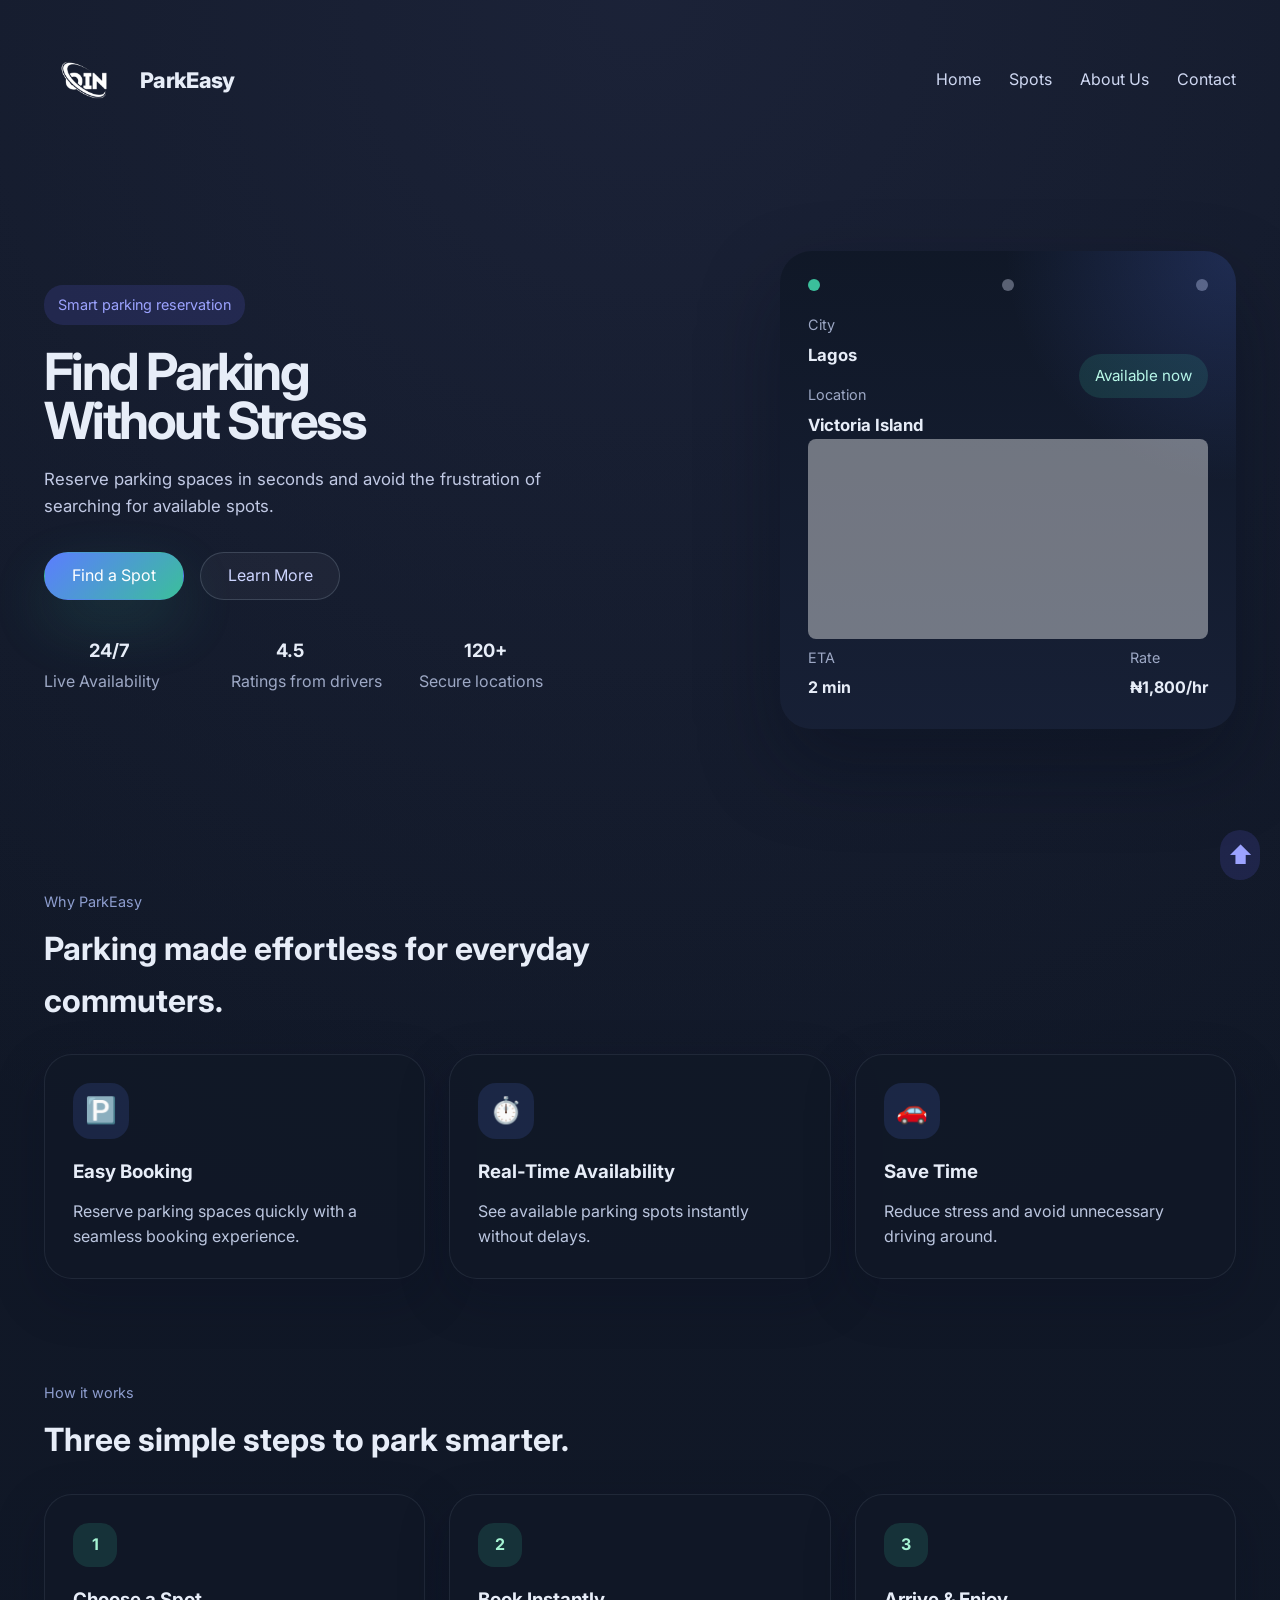
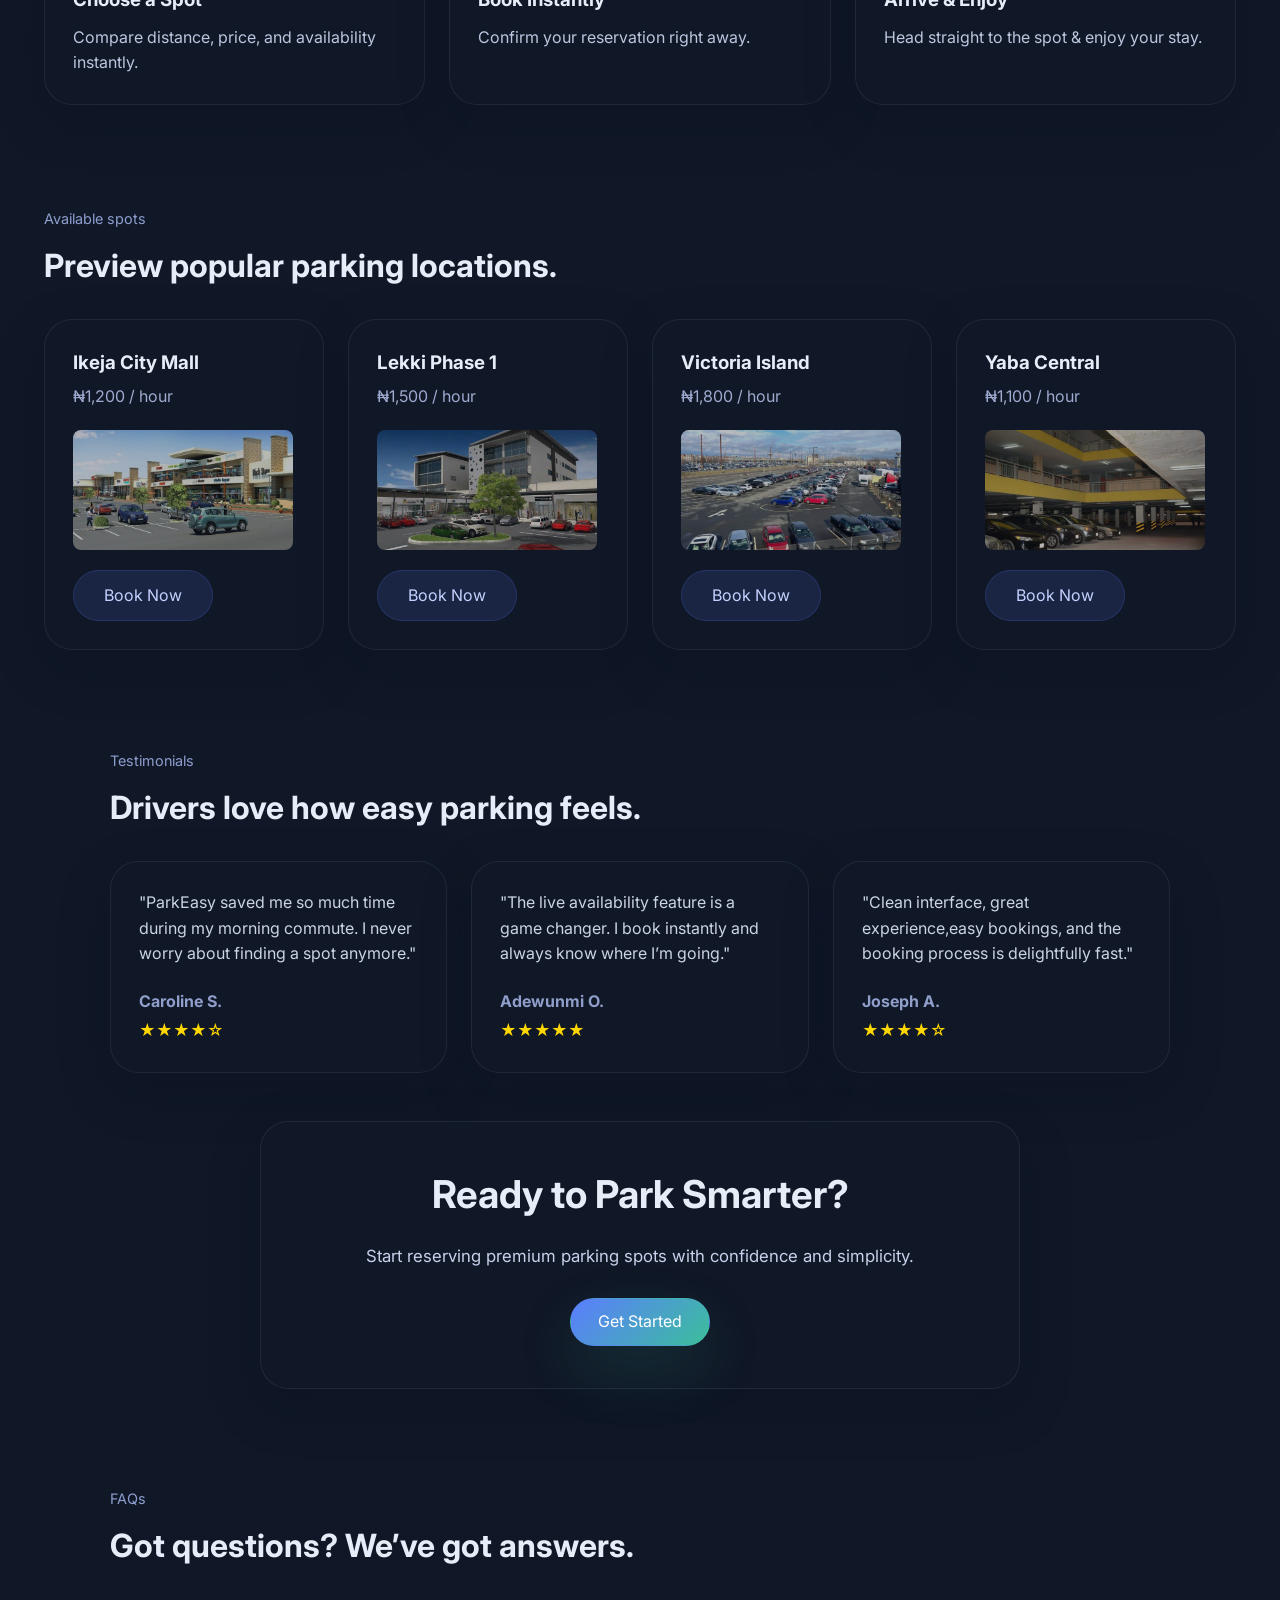
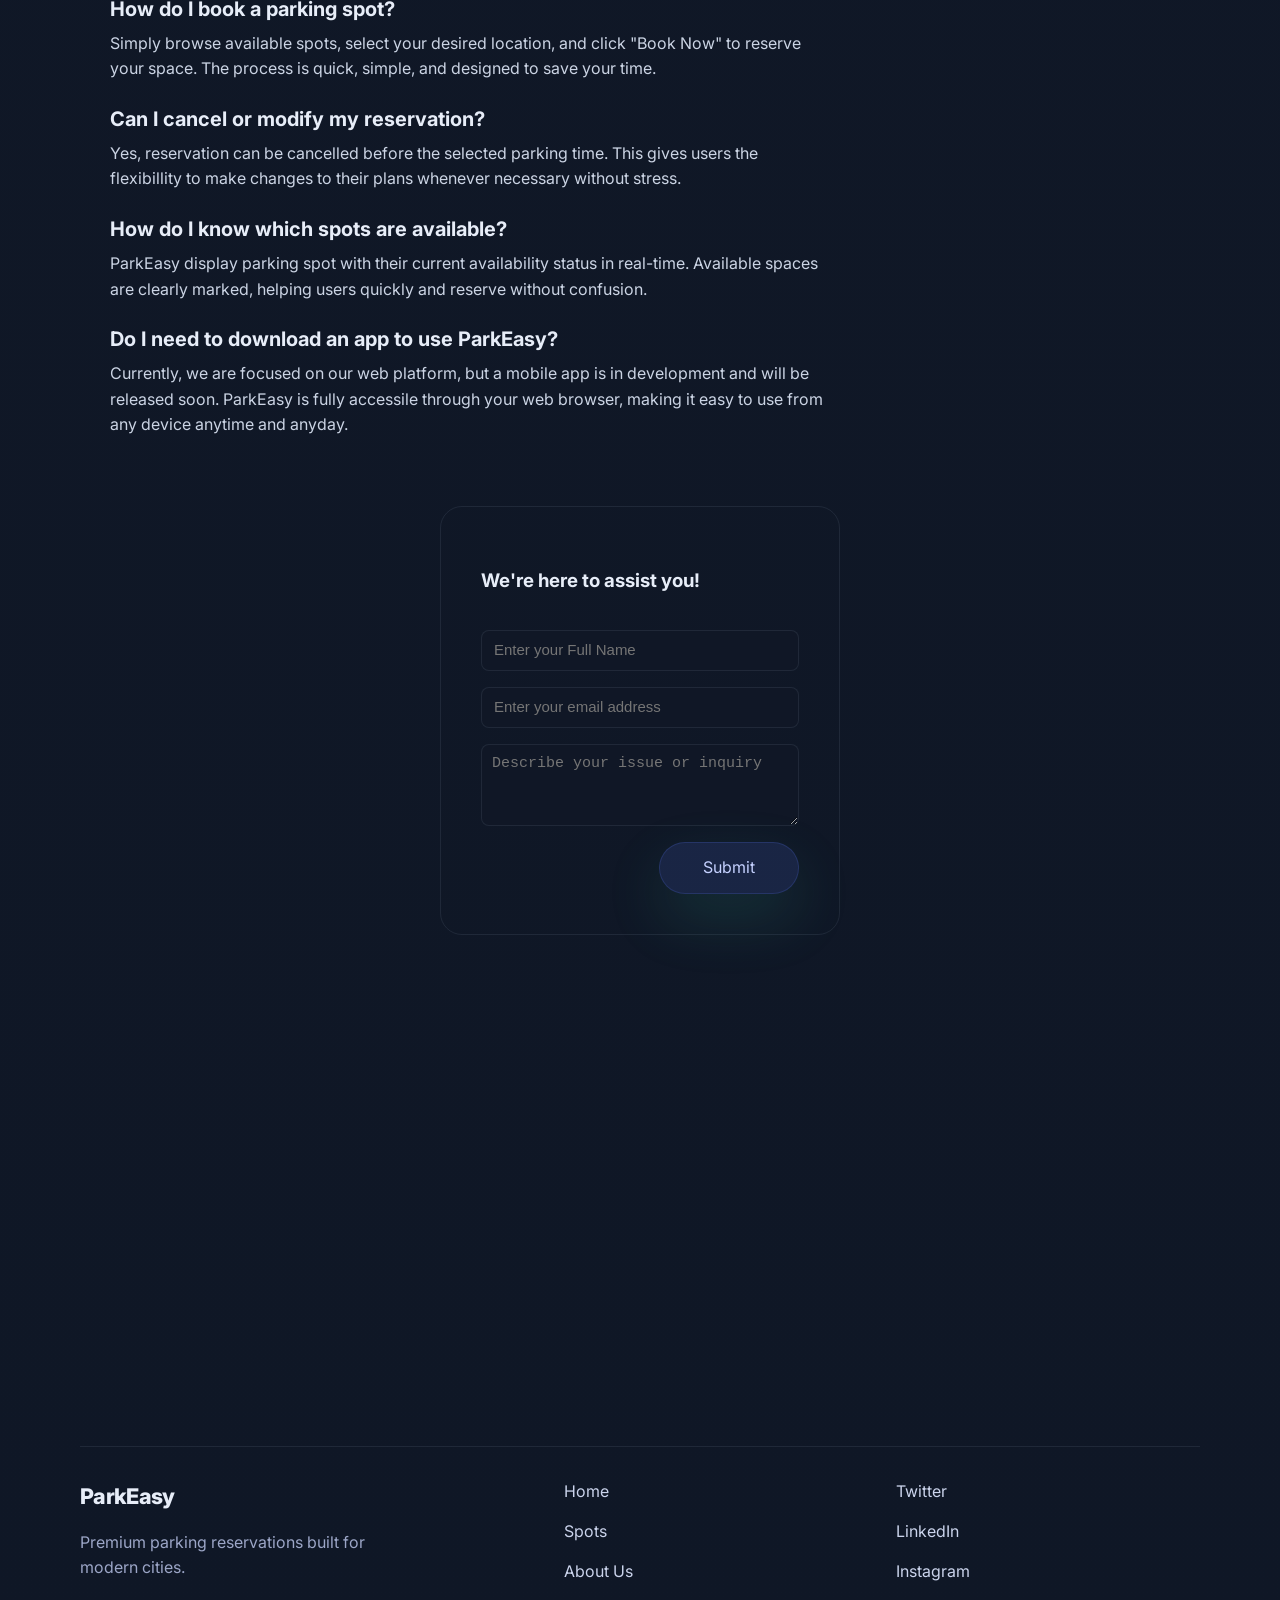
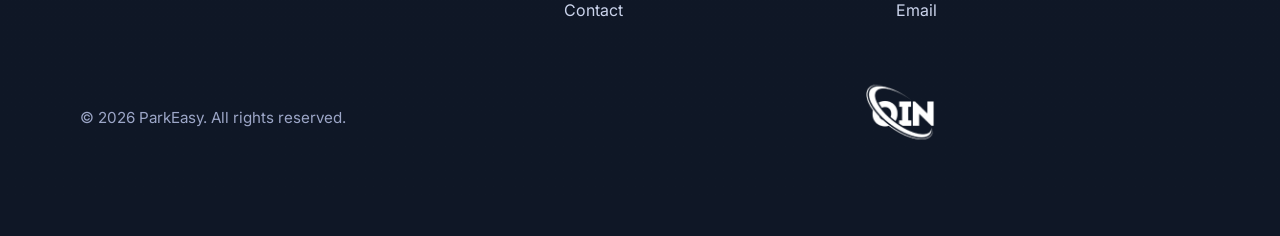
<file: index.html>
<!DOCTYPE html>
<html lang="en">
<head>
    <meta charset="UTF-8" />
    <meta name="viewport" content="width=device-width, initial-scale=1.0" />
    <title>ParkEasy | Smart Parking Reservations</title>
    <link rel="preconnect" href="https://fonts.googleapis.com" />
    <link rel="preconnect" href="https://fonts.gstatic.com" crossorigin />
    <link href="https://fonts.googleapis.com/css2?family=Inter:wght@400;500;600;700;800&display=swap" rel="stylesheet" />
    <link rel="stylesheet" href="styles.css" />
    <link rel="icon" type="image/png" href="/Screenshot_16-removebg-preview.png">
    <!-- <link href="https://cdn.jsdelivr.net/npm/bootstrap@5.3.8/dist/css/bootstrap.min.css" rel="stylesheet" integrity="sha384-sRIl4kxILFvY47J16cr9ZwB07vP4J8+LH7qKQnuqkuIAvNWLzeN8tE5YBujZqJLB" crossorigin="anonymous"> -->
    <!-- <script src="https://cdn.jsdelivr.net/npm/bootstrap@5.3.8/dist/js/bootstrap.bundle.min.js" integrity="sha384-FKyoEForCGlyvwx9Hj09JcYn3nv7wiPVlz7YYwJrWVcXK/BmnVDxM+D2scQbITxI" crossorigin="anonymous"></script> -->
    <link rel="stylesheet"
    href="https://unpkg.com/aos@2.3.4/dist/aos.css">
    
</head>
<body>
    <!-- Header -->
    <div class="page-shell">
        <!-- Navbar -->
        <header class="topbar">
            <div class="brand-row">
                <img src="/Images/OIN-removebg-preview.png" alt="ParkEasy Logo" width="80px">
            <a href="#home" class="logo">ParkEasy</a>
            <!-- <button class="nav-toggle" aria-expanded="false" aria-label="Open navigation menu">
                <span></span>
                <span></span>
                <span></span>
            </button> -->
            </div>
                <nav class="nav-links" aria-label="Primary navigation">
                    <a href="#home">Home</a>
                    <a href="#spots">Spots</a>
                    <a href="#AboutUs-heading">About Us</a>
                    <a href="#Support-form">Contact</a>
                </nav>
        </header>

        <!-- Hero Section -->
        <main>
            <section class="hero-section" id="home">
                <div class="hero-copy">
                    <span class="eyebrow">Smart parking reservation</span>
                    <h1>Find Parking Without Stress</h1>
                    <p>Reserve parking spaces in seconds and avoid the frustration of searching for available spots.</p>
                    <div class="hero-actions">
                        <a href="#spots" class="btn btn-primary">Find a Spot</a>
                        <a href="#how-it-works" class="btn btn-secondary">Learn More</a>
                    </div>
                    <div class="hero-stats">
                        <div>
                            <strong>24/7</strong>
                            <span>Live Availability</span>
                        </div>
                        <div>
                            <strong>4.5</strong>
                            <span>Ratings from drivers</span>
                        </div>
                        <div>
                            <strong>120+</strong>
                            <span>Secure locations</span>
                        </div>
                    </div>
                </div>

                <div class="hero-visual" aria-hidden="truep" id="hero-visual">
                    <div class="hero-card glow-card">
                        <div class="visual-header">
                            <button class="dot green dot-vi" ></button>
                            <button class="dot dot-yaba"></button>
                            <button class="dot dot-ikeja"></button>
                        </div>
                        <div class="visual-panel">
                            <div class="panel-left">
                                <div class="panel-item">
                                    <span>City</span>
                                    <strong>Lagos</strong>
                                </div>
                                <div class="panel-item">
                                    <span>Location</span>
                                    <strong>Victoria Island</strong>
                                </div>
                            </div>
                            <!-- <div class="panel-item">
                                    <span>Spot</span>
                                    <strong>PE-442</strong>
                                </div> -->
                            <div class="panel-chip" id="panelChip"><div>Available now</div></div>
                        </div>
                        <div class="visual-graph">
                            <div class="google-map">
                                <iframe src="https://www.google.com/maps/embed?pb=!1m18!1m12!1m3!1d5606.961181037946!2d3.4189868195683633!3d6.429970230580943!2m3!1f0!2f0!3f0!3m2!1i1024!2i768!4f13.1!3m3!1m2!1s0x103bf52dc0328169%3A0x7885a1a33689a576!2sVictoria%20Island%2C%20Lagos%20106104%2C%20Lagos!5e0!3m2!1sen!2sng!4v1778580801772!5m2!1sen!2sng" width="600" height="450" style="border:0;" allowfullscreen="" loading="lazy" referrerpolicy="no-referrer-when-downgrade"></iframe>
                            </div>
                            <!-- <div class="graph-bar tall"></div>
                            <div class="graph-bar short"></div>
                            <div class="graph-bar medium"></div>
                            <div class="graph-bar tall"></div>
                            <div class="graph-bar medium"></div> -->
                        </div>
                        <div class="visual-footer">
                            <div>
                                <span>ETA</span>
                                <strong>2 min</strong>
                            </div>
                            <div>
                                <span>Rate</span>
                                <strong>₦1,800/hr</strong>
                            </div>
                        </div>
                    </div>
                </div>
                <div class="hero-visual1" aria-hidden="truep" id="hero-visual1">
                    <div class="hero-card glow-card">
                        <div class="visual-header">
                            <button class="dot dot-vi"></button>
                            <button class="dot green dot-yaba"></button>
                            <button class="dot dot-ikeja"></button>
                        </div>
                        <div class="visual-panel">
                            <div class="panel-left">
                                <div class="panel-item">
                                    <span>City</span>
                                    <strong>Lagos</strong>
                                </div>
                                <div class="panel-item">
                                    <span>Location</span>
                                    <strong>Yaba Central</strong>
                                </div>
                            </div>
                            <!-- <div class="panel-item">
                                    <span>Spot</span>
                                    <strong>PE-903</strong>
                                </div> -->
                            <div class="panel-chip" id="panelChip1"><div>Available now</div></div>
                        </div>
                        <div class="visual-graph">
                            <div class="google-map">
                                <iframe src="https://www.google.com/maps/embed?pb=!1m18!1m12!1m3!1d13333.629605329317!2d3.363343173992727!3d6.507530072989271!2m3!1f0!2f0!3f0!3m2!1i1024!2i768!4f13.1!3m3!1m2!1s0x103b8c8c358b3f4b%3A0x5552cfbd43df8434!2sYaba%2C%20Oworonshoki%2C%20Lagos!5e0!3m2!1sen!2sng!4v1778686402192!5m2!1sen!2sng" width="600" height="450" style="border:0;" allowfullscreen="" loading="lazy" referrerpolicy="no-referrer-when-downgrade"></iframe>
                            </div>
                            <!-- <div class="graph-bar tall"></div>
                            <div class="graph-bar short"></div>
                            <div class="graph-bar medium"></div>
                            <div class="graph-bar tall"></div>
                            <div class="graph-bar medium"></div> -->
                        </div>
                        <div class="visual-footer">
                            <div>
                                <span>ETA</span>
                                <strong>15 min</strong>
                            </div>
                            <div>
                                <span>Rate</span>
                                <strong>₦1,100/hr</strong>
                            </div>
                        </div>
                    </div>
                </div>
                <div class="hero-visual2" aria-hidden="truep" id="hero-visual2">
                    <div class="hero-card glow-card">
                        <div class="visual-header">
                            <button class="dot dot-vi"></button>
                            <button class="dot dot-yaba"></button>
                            <button class="dot green"></button>
                        </div>
                        <div class="visual-panel">
                            <div class="panel-left">
                                <div class="panel-item">
                                    <span>City</span>
                                    <strong>Lagos</strong>
                                </div>
                                <div class="panel-item">
                                    <span>Location</span>
                                    <strong>Ikeja City Mall</strong>
                                </div>
                            </div>
                            <!-- <div class="panel-item">
                                    <span>Spot</span>
                                    <strong>PE-505</strong>
                                </div> -->
                            <div class="panel-chip" id="panelChip2"><div>Available now</div></div>
                        </div>
                        <div class="visual-graph">
                            <div class="google-map">
                                <iframe src="https://www.google.com/maps/embed?pb=!1m18!1m12!1m3!1d11209.810301697038!2d3.350812231731346!3d6.613781671899439!2m3!1f0!2f0!3f0!3m2!1i1024!2i768!4f13.1!3m3!1m2!1s0x103b93b65ba86e15%3A0x3ae060fb3436c3ad!2sIkeja%20City%20Mall!5e0!3m2!1sen!2sng!4v1778678186957!5m2!1sen!2sng" width="600" height="450" style="border:0;" allowfullscreen="" loading="lazy" referrerpolicy="no-referrer-when-downgrade"></iframe>
                            </div>
                            <!-- <div class="graph-bar tall"></div>
                            <div class="graph-bar short"></div>
                            <div class="graph-bar medium"></div>
                            <div class="graph-bar tall"></div>
                            <div class="graph-bar medium"></div> -->
                        </div>
                        <div class="visual-footer">
                            <div>
                                <span>ETA</span>
                                <strong>30 min</strong>
                            </div>
                            <div>
                                <span>Rate</span>
                                <strong>₦1,200/hr</strong>
                            </div>
                        </div>
                    </div>
                </div>
            </section>
            

        <!-- Features Section -->
        <section class="section features-section" id="features">
            <div class="section-header">
                <p class="section-label">Why ParkEasy</p>
                <h2>Parking made effortless for everyday commuters.</h2>
            </div>
            <div class="feature-grid">
                <article class="feature-card fade-in">
                    <div class="feature-icon">🅿️</div>
                    <h3>Easy Booking</h3>
                    <p>Reserve parking spaces quickly with a seamless booking experience.</p>
                </article>
                <article class="feature-card fade-in">
                    <div class="feature-icon">⏱️</div>
                    <h3>Real-Time Availability</h3>
                    <p>See available parking spots instantly without delays.</p>
                </article>
                <article class="feature-card fade-in">
                    <div class="feature-icon">🚗</div>
                    <h3>Save Time</h3>
                    <p>Reduce stress and avoid unnecessary driving around.</p>
                </article>
            </div>
        </section>

        <!-- How It Works Section -->
        <section class="section process-section" id="how-it-works">
            <div class="section-header">
                <p class="section-label">How it works</p>
                <h2>Three simple steps to park smarter.</h2>
            </div>
            <div class="process-row">
                <article class="process-step fade-in">
                    <span class="step-badge">1</span>
                    <h3>Choose a Spot</h3>
                    <p>Compare distance, price, and availability instantly.</p>
                </article>
                <article class="process-step fade-in">
                    <span class="step-badge">2</span>
                    <h3>Book Instantly</h3>
                    <p>Confirm your reservation right away.</p>
                </article>
                <article class="process-step fade-in">
                    <span class="step-badge">3</span>
                    <h3>Arrive & Enjoy</h3>
                    <p>Head straight to the spot & enjoy your stay.</p>
                </article>
            </div>
        </section>

        <!-- Preview Parking Spots Section -->
        <section class="section spots-section" id="spots">
            <div class="section-header">
                <p class="section-label">Available spots</p>
                <h2>Preview popular parking locations.</h2>
            </div>
            <div class="spots-grid">
                <article class="spot-card fade-in">
                    <div>
                        <h3>Ikeja City Mall</h3>
                        <p>₦1,200 / hour</p>
                    </div>
                    <img src="/Images/Ikeja_Mall_2.jpg" class="location-img" alt="Ikeja City Mall">
                    <button class="btn btn-card" id="openIkeja">Book Now</button>
                </article>
                <article class="spot-card fade-in">
                    <div>
                        <h3>Lekki Phase 1</h3>
                        <p>₦1,500 / hour</p>
                    </div>
                    <img src="/Images/Lekki Mall.jpg"  class="location-img" alt="Lekki Phase 1">
                    <button class="btn btn-card" id="openLekki">Book Now</button>
                </article>
                <article class="spot-card fade-in">
                    <div>
                        <h3>Victoria Island</h3>
                        <p>₦1,800 / hour</p>
                    </div>
                    <img src="/Images/V I.jfif" class="location-img" alt="Victoria Island">
                    <button class="btn btn-card" id="openVictoria">Book Now</button>
                </article>
                <article class="spot-card fade-in">
                    <div>
                        <h3>Yaba Central</h3>
                        <p>₦1,100 / hour</p>
                    </div>
                    <img src="/Images/Yaba.png" class="location-img" alt="Yaba Central">
                    <button class="btn btn-card" id="openYaba">Book Now</button>
                </article>
            </div>
        </section>

        <!-- Ikeja City Mall -->
        <div id="ikejaMall">
                <button class="btn btn-secondary" id="closeIkeja">Back</button>

                <!-- Name and map -->
                <div class="menu1">
                    <h2>Ikeja City Mall - A Prime Parking Location</h2>
                    <iframe src="https://www.google.com/maps/embed?pb=!1m18!1m12!1m3!1d11209.810301697038!2d3.350812231731346!3d6.613781671899439!2m3!1f0!2f0!3f0!3m2!1i1024!2i768!4f13.1!3m3!1m2!1s0x103b93b65ba86e15%3A0x3ae060fb3436c3ad!2sIkeja%20City%20Mall!5e0!3m2!1sen!2sng!4v1778678186957!5m2!1sen!2sng" width="600" height="450" style="border:0;" allowfullscreen="" loading="lazy" referrerpolicy="no-referrer-when-downgrade"></iframe>
                </div>
                <!-- Selections -->
                <div class="menu0">
                    <div class="contact-details">
                        <input type="text" placeholder="Enter your fullname" id="fullName-ikeja">
                        <input type="text" placeholder="Vehicle registration Number" id="email-ikeja">
                        <input type="text" placeholder="Enter your phone number" id="phone-ikeja">
                    </div>  
                    <div class="menu2">
                        <select class="select" id="lot-ikeja">
                            <option selected disabled>Select a parking spot</option>
                            <option>PE 501</option>
                            <option>PE 502</option>
                            <option>PE 503</option>
                            <option>PE 504</option>
                            <option>PE 505</option>
                            <option>PE 506</option>
                            <option>PE 507</option>
                            <option>PE 508</option>
                            <option>PE 509</option>
                            <option>PE 601</option>
                            <option>PE 602</option>
                            <option>PE 603</option>
                            <option>PE 604</option>
                            <option>PE 605</option>
                            <option>PE 606</option>
                            <option>PE 607</option>
                            <option>PE 608</option>
                            <option>PE 609</option>
                        </select>
                        <select class="select" id="duration-ikeja">
                            <option selected disabled>Select a duration</option>
                            <option>1 hour</option>
                            <option>2 hours</option>
                            <option>3 hours</option>
                            <option>4 hours</option>
                            <option>5 hours</option>
                            <option>6 hours</option>
                            <option>7 hours</option>
                            <option>8 hours</option>
                            <option>9 hours</option>
                            <option>10 hours</option>
                            <option>11 hours</option>
                            <option>12 hours</option>
                        </select>
                        <div class="time-selection">
                            <select class="time" id="startTime-ikeja">
                                <option>01:00</option>
                                <option>02:00</option>
                                <option>03:00</option>
                                <option>04:00</option>
                                <option>05:00</option>
                                <option>07:00</option>
                                <option>08:00</option>
                                <option>09:00</option>
                                <option>10:00</option>
                                <option>11:00</option>
                                <option>12:00</option>
                            </select>
                            <select class="meritime" id="startMeridiem-ikeja">
                                <option>am</option>
                                <option>pm</option>
                            </select> 
                            <!-- <select class="time" id="endTime">
                                <option>12:00</option>
                                <option>01:00</option>
                                <option>02:00</option>
                                <option>03:00</option>
                                <option>04:00</option>
                                <option>05:00</option>
                                <option>07:00</option>
                                <option>08:00</option>
                                <option>09:00</option>
                                <option>10:00</option>
                                <option>11:00</option>
                                <option>12:00</option>
                            </select>
                            <select class="meritime" id="endMeridiem">
                                <option>pm</option>
                                <option>am</option>
                            </select> -->
                        </div>
                        
                    </div>
                </div>
                    
                <!-- footer -->
                    <ul>
                        <li><strong>Price:</strong> ₦1,200 / hour</li>
                        <li><strong>Availability:</strong> Real-time updates</li>
                        <li><strong>Amenities:</strong> 24/7 security, well-lit area</li>
                    </ul>
                <button class="btn btn-primary" id="bookBtn-ikeja">Book Now</button>
        </div>

        <!-- Lekki Phase 1 -->
        <div id="lekkiPhase1">
                <button class="btn btn-secondary" id="closeLekki">Back</button>
                
            <!-- Name and map -->
            <div class="menu1">
                    <h2>Lekki Phase 1 - A Prime Parking Location</h2>
                    <iframe src="https://www.google.com/maps/embed?pb=!1m18!1m12!1m3!1d31716.495577814654!2d3.4504166006882744!3d6.450240780997192!2m3!1f0!2f0!3f0!3m2!1i1024!2i768!4f13.1!3m3!1m2!1s0x103bf452da3bd44b%3A0x47331fb41adc9d28!2sLekki%20Phase%201%2C%20Lekki%20106104%2C%20Lagos!5e0!3m2!1sen!2sng!4v1778685355973!5m2!1sen!2sng" width="600" height="450" style="border:0;" allowfullscreen="" loading="lazy" referrerpolicy="no-referrer-when-downgrade"></iframe>
            </div>
                <!-- Selections -->
                <div class="menu0">
                    <div class="contact-details">
                            <input type="text" placeholder="Enter your fullname" id="fullName-lekki">
                            <input type="text" placeholder="Vehicle registration number" id="email-lekki">
                            <input type="text" placeholder="Enter your phone number" id="phone-lekki">
                    </div>  
                    <div class="menu2">
                        <select class="select" id="lot-lekki">
                            <option selected disabled>Select a parking spot</option>
                            <option>PE 101</option>
                            <option>PE 102</option>
                            <option>PE 103</option>
                            <option>PE 104</option>
                            <option>PE 105</option>
                            <option>PE 106</option>
                            <option>PE 107</option>
                            <option>PE 108</option>
                            <option>PE 109</option>
                            <option>PE 801</option>
                            <option>PE 802</option>
                            <option>PE 803</option>
                            <option>PE 804</option>
                            <option>PE 805</option>
                            <option>PE 806</option>
                            <option>PE 807</option>
                            <option>PE 808</option>
                            <option>PE 809</option>
                        </select>
                        <select class="select" id="duration-lekki">
                            <option selected disabled>Select a duration</option>
                            <option>1 hour</option>
                            <option>2 hours</option>
                            <option>3 hours</option>
                            <option>4 hours</option>
                            <option>5 hours</option>
                            <option>6 hours</option>
                            <option>7 hours</option>
                            <option>8 hours</option>
                            <option>9 hours</option>
                            <option>10 hours</option>
                            <option>11 hours</option>
                            <option>12 hours</option>
                        </select>
                        <div class="time-selection">
                            <select class="time" id="startTime-lekki">
                                <option>01:00</option>
                                <option>02:00</option>
                                <option>03:00</option>
                                <option>04:00</option>
                                <option>05:00</option>
                                <option>07:00</option>
                                <option>08:00</option>
                                <option>09:00</option>
                                <option>10:00</option>
                                <option>11:00</option>
                                <option>12:00</option>
                            </select>
                            <select class="meritime" id="startMeridiem-lekki">
                                <option>am</option>
                                <option>pm</option>
                            </select> 
                            <!-- <select class="time" id="endTime">
                                <option>12:00</option>
                                <option>01:00</option>
                                <option>02:00</option>
                                <option>03:00</option>
                                <option>04:00</option>
                                <option>05:00</option>
                                <option>07:00</option>
                                <option>08:00</option>
                                <option>09:00</option>
                                <option>10:00</option>
                                <option>11:00</option>
                                <option>12:00</option>
                            </select>
                            <select class="meritime" id="endMeridiem">
                                <option>pm</option>
                                <option>am</option>
                            </select> -->
                        </div>
                    </div>
                </div>
                    <!-- footer -->
                        <ul>
                            <li><strong>Price:</strong> ₦1,500 / hour</li>
                            <li><strong>Availability:</strong> Real-time updates</li>
                            <li><strong>Amenities:</strong> 24/7 security, well-lit area</li>
                        </ul>
                        <button class="btn btn-primary" id="bookBtn-lekki">Book Now</button>
            </div>

        <!-- Victoria Island -->
        <div id="victoriaIsland">
                <button class="btn btn-secondary" id="closeVictoria">Back</button>
            <!-- Name and map -->
            <div class="menu1">
                <h2>Victoria Island - A Prime Parking Location</h2>
                <iframe src="https://www.google.com/maps/embed?pb=!1m18!1m12!1m3!1d5606.961181037946!2d3.4189868195683633!3d6.429970230580943!2m3!1f0!2f0!3f0!3m2!1i1024!2i768!4f13.1!3m3!1m2!1s0x103bf52dc0328169%3A0x7885a1a33689a576!2sVictoria%20Island%2C%20Lagos%20106104%2C%20Lagos!5e0!3m2!1sen!2sng!4v1778580801772!5m2!1sen!2sng" width="600" height="450" style="border:0;" allowfullscreen="" loading="lazy" referrerpolicy="no-referrer-when-downgrade"></iframe>
            </div>
            <!-- Selection -->
            <div class="menu0">
                <div class="contact-details">
                    <input type="text" placeholder="Enter your fullname" id="fullName-victoria">
                    <input type="text" placeholder="Vehicle registration number" id="email-victoria">
                    <input type="text" placeholder="Enter your phone number" id="phone-victoria">
                </div>
                <div class="menu2">
                    <select class="select" id="lot-victoria">
                        <option selected disabled>Select a parking spot</option>
                        <option>PE 441</option>
                        <option>PE 442</option>
                        <option>PE 443</option>
                        <option>PE 444</option>
                        <option>PE 445</option>
                        <option>PE 446</option>
                        <option>PE 447</option>
                        <option>PE 448</option>
                        <option>PE 449</option>
                        <option>PE 631</option>
                        <option>PE 632</option>
                        <option>PE 633</option>
                        <option>PE 634</option>
                        <option>PE 635</option>
                        <option>PE 636</option>
                        <option>PE 637</option>
                        <option>PE 638</option>
                        <option>PE 639</option>
                    </select>
                    <select class="select" id="duration-victoria">
                        <option selected disabled>Select a duration</option>
                        <option>1 hour</option>
                        <option>2 hours</option>
                        <option>3 hours</option>
                        <option>4 hours</option>
                        <option>5 hours</option>
                        <option>6 hours</option>
                        <option>7 hours</option>
                        <option>8 hours</option>
                        <option>9 hours</option>
                        <option>10 hours</option>
                        <option>11 hours</option>
                        <option>12 hours</option>
                    </select>
                    <div class="time-selection">
                            <select class="time" id="startTime-victoria">
                                <option>01:00</option>
                                <option>02:00</option>
                                <option>03:00</option>
                                <option>04:00</option>
                                <option>05:00</option>
                                <option>07:00</option>
                                <option>08:00</option>
                                <option>09:00</option>
                                <option>10:00</option>
                                <option>11:00</option>
                                <option>12:00</option>
                            </select>
                            <select class="meritime" id="startMeridiem-victoria">
                                <option>am</option>
                                <option>pm</option>
                            </select> 
                            <!-- <select class="time">
                                <option>12:00</option>
                                <option>01:00</option>
                                <option>02:00</option>
                                <option>03:00</option>
                                <option>04:00</option>
                                <option>05:00</option>
                                <option>07:00</option>
                                <option>08:00</option>
                                <option>09:00</option>
                                <option>10:00</option>
                                <option>11:00</option>
                                <option>12:00</option>
                            </select>
                            <select class="meritime">
                                <option>pm</option>
                                <option>am</option>
                            </select> -->
                        </div>
                </div>
            </div>
                <ul>
                    <li><strong>Price:</strong> ₦1,800 / hour</li>
                    <li><strong>Availability:</strong> Real-time updates</li>
                    <li><strong>Amenities:</strong> 24/7 security, well-lit area</li>
                </ul>
                <button class="btn btn-primary" id="bookBtn-victoria">Book Now</button>
        </div>
            

        <!-- Yaba Central -->
        <div id="yabaCentral">
            <button class="btn btn-secondary" id="closeYaba">Back</button>
            <!-- Name and map -->
            <div class="menu1">
                <h2>Yaba Central - A Prime Parking Location</h2>
                <iframe src="https://www.google.com/maps/embed?pb=!1m18!1m12!1m3!1d13333.629605329317!2d3.363343173992727!3d6.507530072989271!2m3!1f0!2f0!3f0!3m2!1i1024!2i768!4f13.1!3m3!1m2!1s0x103b8c8c358b3f4b%3A0x5552cfbd43df8434!2sYaba%2C%20Oworonshoki%2C%20Lagos!5e0!3m2!1sen!2sng!4v1778686402192!5m2!1sen!2sng" width="600" height="450" style="border:0;" allowfullscreen="" loading="lazy" referrerpolicy="no-referrer-when-downgrade"></iframe>
            </div>
            <!-- Selections -->
            <div class="menu0">
                <div class="contact-details">
                    <input type="text" placeholder="Enter your fullname" id="fullName-yaba">
                    <input type="text" placeholder="Vehicle registration number" id="email-yaba">
                    <input type="text" placeholder="Enter your phone number" id="phone-yaba">
                </div>
                <div class="menu2">
                    <select class="select" id="lot-yaba">
                        <option selected disabled>Select a parking spot</option>
                        <option>PE 701</option>
                        <option>PE 702</option>
                        <option>PE 703</option>
                        <option>PE 704</option>
                        <option>PE 705</option>
                        <option>PE 706</option>
                        <option>PE 707</option>
                        <option>PE 708</option>
                        <option>PE 709</option>
                        <option>PE 901</option>
                        <option>PE 902</option>
                        <option>PE 903</option>
                        <option>PE 904</option>
                        <option>PE 905</option>
                        <option>PE 906</option>
                        <option>PE 907</option>
                        <option>PE 908</option>
                        <option>PE 909</option>
                        </select>
                        <select class="select" id="duration-yaba">
                            <option selected disabled>Select a duration</option>
                            <option>1 hour</option>
                            <option>2 hours</option>
                            <option>3 hours</option>
                            <option>4 hours</option>
                            <option>5 hours</option>
                            <option>6 hours</option>
                            <option>7 hours</option>
                            <option>8 hours</option>
                            <option>9 hours</option>
                            <option>10 hours</option>
                            <option>11 hours</option>
                            <option>12 hours</option>
                        </select>
                        <div class="time-selection">
                            <select class="time" id="startTime-yaba">
                                <option>01:00</option>
                                <option>02:00</option>
                                <option>03:00</option>
                                <option>04:00</option>
                                <option>05:00</option>
                                <option>07:00</option>
                                <option>08:00</option>
                                <option>09:00</option>
                                <option>10:00</option>
                                <option>11:00</option>
                                <option>12:00</option>
                            </select>
                            <select class="meritime" id="startMeridiem-yaba">
                                <option>am</option>
                                <option>pm</option>
                            </select> 
                            <!-- <select class="time">
                                <option>12:00</option>
                                <option>01:00</option>
                                <option>02:00</option>
                                <option>03:00</option>
                                <option>04:00</option>
                                <option>05:00</option>
                                <option>07:00</option>
                                <option>08:00</option>
                                <option>09:00</option>
                                <option>10:00</option>
                                <option>11:00</option>
                                <option>12:00</option>
                            </select>
                            <select class="meritime">
                                <option>pm</option>
                                <option>am</option>
                            </select> -->
                        </div>
                    </div>
                </div>
                <!-- footer -->
                    <ul>
                        <li><strong>Price:</strong> ₦1,100 / hour</li>
                        <li><strong>Availability:</strong> Real-time updates</li>
                        <li><strong>Amenities:</strong> 24/7 security, well-lit area</li>
                    </ul>
                    <button class="btn btn-primary" id="bookBtn-yaba">Book Now</button>
        </div>
        



        <!-- Testimonial Section -->
        <section class="section testimonials-section" aria-labelledby="testimonial-heading">
            <div class="section-header">
                <p class="section-label">Testimonials</p>
                <h2 id="testimonial-heading">Drivers love how easy parking feels.</h2>
            </div>
            <div class="testimonial-grid">
                <article class="testimonial-card fade-in">
                    <p>"ParkEasy saved me so much time during my morning commute. I never worry about finding a spot anymore."</p>
                    <footer>
                        <strong>Caroline S.</strong>
                        <span style="color: gold;">★★★★☆</span>
                    </footer>
                </article>
                <article class="testimonial-card fade-in">
                    <p>"The live availability feature is a game changer. I book instantly and always know where I’m going."</p>
                    <footer>
                        <strong>Adewunmi O.</strong>
                        <span style="color: gold;">★★★★★</span>
                    </footer>
                </article>
                <article class="testimonial-card fade-in">
                    <p>"Clean interface, great experience,easy bookings, and the booking process is delightfully fast."</p>
                    <footer>
                        <strong>Joseph A.</strong>
                        <span style="color: gold;">★★★★☆</span>                    
                    </footer>
                </article>
            </div>
        </section>
        <!-- CTA Section -->
        <section class="section cta-section">
            <div class="cta-card fade-in">
            <h2>Ready to Park Smarter?</h2>
            <p>Start reserving premium parking spots with confidence and simplicity.</p>
            <a href="#spots" class="btn btn-primary">Get Started</a>
            </div>
        </section>

        <!-- Frequently Asked Questions Section -->
        <section class="section testimonials-section" aria-labelledby="faq-heading" class="cta-card fade-in">
            <div class="section-header">
                <p class="section-label">FAQs</p>
                <h2 id="faq-heading">Got questions? We’ve got answers.</h2>
                <div id="faq">
                    <strong>How do I book a parking spot?</strong>
                    <p>Simply browse available spots, select your desired location, and click "Book Now" to reserve your space. The process is quick, simple, and designed to save your time.</p>
                    <strong>Can I cancel or modify my reservation?</strong>
                    <p>Yes, reservation can be cancelled before the selected parking time. This gives users the flexibillity to make changes to their plans whenever necessary without stress.</p>
                    <strong>How do I know which spots are available?</strong>
                    <p>ParkEasy display parking spot with their current availability status in real-time. Available spaces are clearly marked, helping users quickly and reserve without confusion.</p>
                    <strong>Do I need to download an app to use ParkEasy?</strong>
                    <p>Currently, we are focused on our web platform, but a mobile app is in development and will be released soon. ParkEasy is fully accessile through your web browser, making it easy to use from any device anytime and anyday.</p>
                </div>
            </div>
        </section>

        
        
        <!-- Contact Support Section -->
        <section id="Support-form">
            <h3>We're here to assist you!</h3>
            <input type="text" placeholder="Enter your Full Name">
            <input type="email" placeholder="Enter your email address">
            <textarea name="message" id="" placeholder="Describe your issue or inquiry"></textarea>
            <button class="btn btn-primary">Submit</button>
        </section>

        <section class="Us" data-aos="fade-up">
            <p class="About-label">About Us</p>
            <h2 id="AboutUs-heading">Learn More About ParkEasy</h2>
            <p class="note">At ParkEasy, we believe finding a parking space should be simple, fast, and stress-free. Our platform was created to help drivers easily locate and reserve available parking spots without wasting time driving around crowded areas. <br>ParkEasy provides a smooth and user-friendly experience that allows users to check parking availability in real time, choose convenient locations, and make quick reservations directly from their browser.Our goal is to make everyday parking smarter, more convenient, and more efficient for everyone — whether you’re heading to work, shopping, or visiting a new location.

            With simplicity, accessibility, and convenience at the center of our design, ParkEasy aims to improve the way people experience parking in busy cities.</p>
        </section>

        <a href="#home" class="Up">
            ⬆
        </a>
    </main>

    <!-- Footer -->
    <footer class="footer" id="contact">
        <div class="footer-grid">
            <div>
                <a href="#home" class="logo footer-logo">ParkEasy</a>
                <p>Premium parking reservations built for modern cities.</p>
            </div>
            <div class="footer-links">
                <a href="#home">Home</a>
                <a href="#spots">Spots</a>
                <a href="#AboutUs-heading">About Us</a>
                <a href="#Support-form">Contact</a>
            </div>
            <div class="social-links">
                <a href="https://x.com/Omo_Iya_Nike" aria-label="ParkEasy on Twitter">Twitter</a>
                <a href="#" aria-label="ParkEasy on LinkedIn">LinkedIn</a>
                <a href="#" aria-label="ParkEasy on Instagram">Instagram</a>
                <a href="mailto:Ogunsanmiolayimika@gmail.com" aria-label="ParkEasy on Email">Email</a>
            </div>
        </div>
        <div class="foot">
            <p class="footer-note">© 2026 ParkEasy. All rights reserved.</p>
            <img src="/Images/OIN-removebg-preview.png" alt="" width="120px">
        </div>
        
    </footer>
    </div>

    <script src="script.js"></script>
    <script src="https://unpkg.com/aos@2.3.4/dist/aos.js"></script>

    <script>
        AOS.init();
    </script>
</body>
</html>
</file>
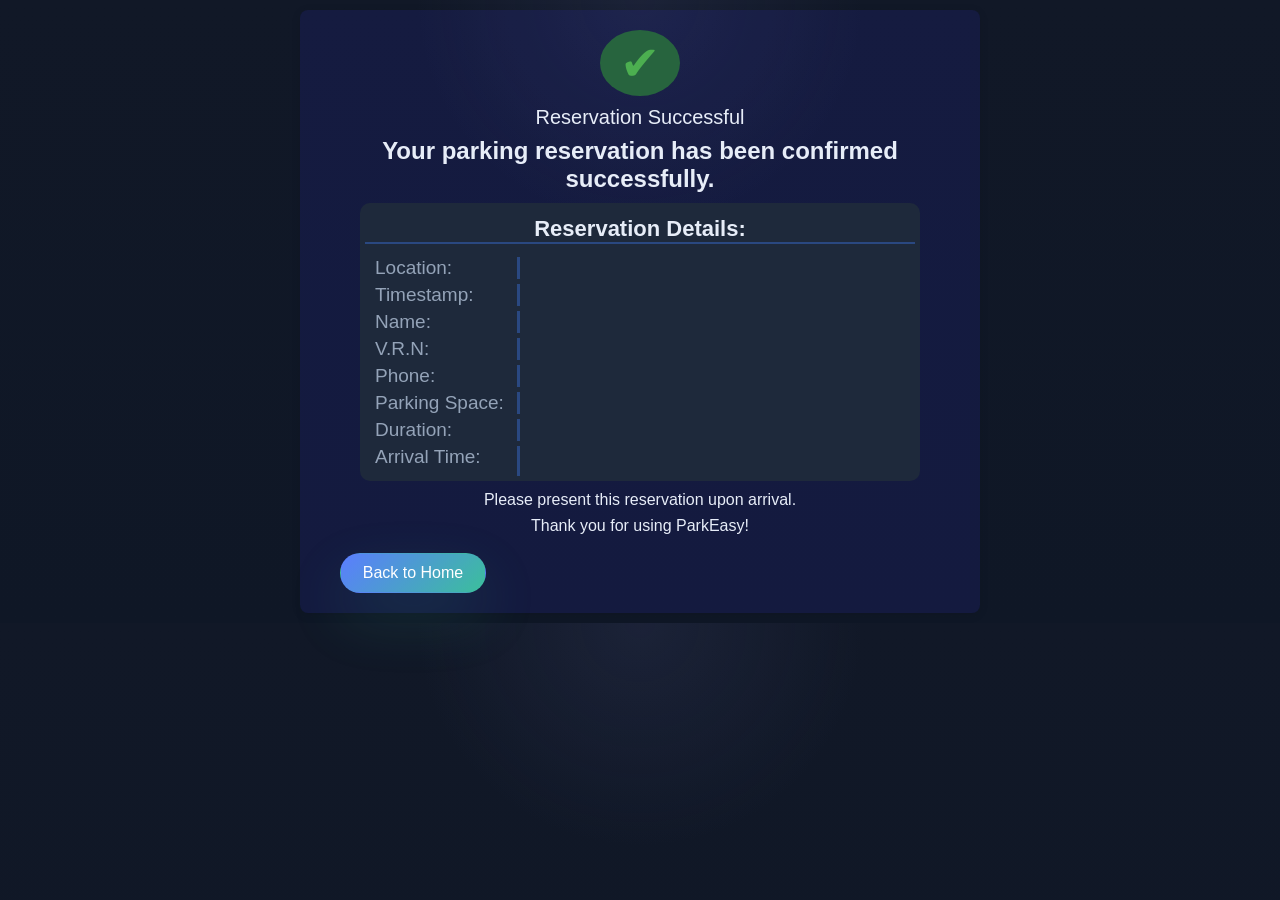
<file: confirmation.html>
<!DOCTYPE html>
<html lang="en">
<head>
    <meta charset="UTF-8">
    <meta name="viewport" content="width=device-width, initial-scale=1.0">
    <link rel="stylesheet" href="confirmation.css">
    <link rel="icon" type="image/png" href="/Screenshot_16-removebg-preview.png">
    <title>ParkEasy | Smart Parking Reservations</title>
</head>
<body>
    <div class="main">
        <div class="confirm">✔</div>
        <p class="main1">Reservation Successful</p>
        <p class="main2">Your parking reservation has been confirmed successfully.</p>
        <div class="details">
            <p class="main3">Reservation Details:</p>
            <div class="seperation"><h4 class="main4">Location: </h4> <span id="confirmLocation"></span></div>
            <div class="seperation"><h4 class="main4">Timestamp: </h4> <span id="confirmTimestamp"></span></div>
            <div class="seperation"><h4 class="main4">Name: </h4> <span id="confirmName"></span></div>
            <div class="seperation"><h4 class="main4">V.R.N: </h4> <span id="confirmEmail"></span></div>
            <div class="seperation"><h4 class="main4">Phone: </h4> <span id="confirmPhone"></span></div>
            <div class="seperation"><h4 class="main4">Parking Space: </h4> <span id="confirmLot"></span></div>
            <div class="seperation"><h4 class="main4">Duration: </h4> <span id="confirmDuration"></span></div>
            <div class="seperation"><h4 class="main4">Arrival Time: </h4> <span class="time"><h5 id="confirmStartTime"></h5><h5 id="confirmStartMeridiem"></h5></span></div>
        </div>
        
        
        <p class="main5">Please present this  reservation upon arrival.</p>
        <p class="main6">Thank you for using ParkEasy!</p>
        <a href="index.html" class="btn">Back to Home</a>
        
    </div>
    <script src="confirmation.js"></script>
</body>
</html>
</file>
<file: styles.css>
:root {
    color-scheme: dark;
    font-family: 'Inter', system-ui, -apple-system, BlinkMacSystemFont, 'Segoe UI', sans-serif;
    font-size: 16px;
    line-height: 1.6;
    color: #e7edf8;
    background: #0f1726;
}

* {
    box-sizing: border-box;
}

html {
    scroll-behavior: smooth;
}

body {
    margin: 0;
    min-height: 100vh;
    background: radial-gradient(circle at top, rgba(68, 75, 122, 0.2), transparent 25%),
        linear-gradient(180deg, #111827 0%, #0f1726 100%);
}

button,
a {
    font: inherit;
}

a {
    color: inherit;
    text-decoration: none;
}

.page-shell {
    max-width: 1240px;
    margin: 0 auto;
    padding: 32px 24px 48px;
}

header{
    position: top;
    top: 0;
    z-index: 100;
    /* background: radial-gradient(circle at top, rgba(68, 75, 122, 0.2), transparent 95%),
    linear-gradient(180deg, #111827 0%, #0f1726 100%); */
}
.topbar {
    display: flex;
    align-items: center;
    justify-content: space-between;
    gap: 24px;
    padding: 8px 0 28px;
}

.brand-row {
    display: flex;
    align-items: center;
    gap: 1rem;
}

.logo {
    font-weight: 800;
    font-size: 1.35rem;
    letter-spacing: -0.03em;
    color: #e7edf8;
    text-decoration: none;
}

.nav-links {
    display: flex;
    align-items: center;
    gap: 28px;
}

.nav-links a {
    color: #cfd8f2;
    transition: color 180ms ease;
    text-decoration: none;
}

.nav-links a:hover,
.nav-links a:focus-visible {
    color: #8b96ff;
}

.nav-toggle {
    display: none;
    border: none;
    background: transparent;
    cursor: pointer;
    width: 42px;
    height: 42px;
    position: relative;
}

.nav-toggle span {
    display: block;
    width: 100%;
    height: 3px;
    background: #e7edf8;
    border-radius: 999px;
    transition: transform 200ms ease, opacity 200ms ease;
    position: absolute;
    left: 0;
}

.nav-toggle span:nth-child(1) {
    top: 10px;
}

.nav-toggle span:nth-child(2) {
    top: 19px;
}

.nav-toggle span:nth-child(3) {
    top: 28px;
}

.hero-section {
    display: flex;
    justify-content: space-between;
    grid-template-columns: 1.1fr 0.9fr;
    gap: 48px;
    align-items: center;
    min-height: 76vh;
    padding: 40px 0;
}

.hero-copy {
    max-width: 620px;
}

.eyebrow {
    display: inline-flex;
    padding: 8px 14px;
    border-radius: 19px;
    background: rgba(99, 102, 241, 0.16);
    color: #9ca3ff;
    font-size: 0.9rem;
    margin-bottom: 1.4rem;
}

.hero-section h1 {
    font-size: clamp(2.75rem, 4vw, 4.5rem);
    line-height: 0.95;
    letter-spacing: -0.05em;
    margin: 0 0 22px;
    max-width: 12ch;
    color: #e7edf8;
}

.hero-section p {
    color: #c1c9e4;
    max-width: 34rem;
    margin: 0 0 32px;
    font-size: 1.05rem;
}

.hero-actions {
    display: flex;
    flex-wrap: wrap;
    gap: 16px;
    margin-bottom: 36px;
}

.btn {
    display: inline-flex;
    align-items: center;
    justify-content: center;
    padding: 10px 10px;
    border-radius: 999px;
    transition: transform 200ms ease, background 200ms ease, box-shadow 200ms ease;
    min-width: 140px;
    border: 1px solid transparent;
}

.btn:hover,
.btn:focus-visible {
    transform: translateY(-2px);
}

.btn-primary {
    background: linear-gradient(135deg, #5b7dff, #3bbf9b);
    color: #fff;
    box-shadow: 0 24px 60px rgba(59, 191, 155, 0.16);
}

.btn-secondary {
    color: #cdd5ff;
    border-color: rgba(148, 163, 184, 0.25);
    background: rgba(255, 255, 255, 0.04);
}

.hero-stats {
    display: grid;
    grid-template-columns: repeat(3, minmax(0, 1fr));
    gap: 18px;
}

.hero-stats strong {
    display: block;
    font-size: 1.15rem;
    margin-bottom: 4px;
    margin-left: 45px;
    color: #e7edf8;
}

.hero-stats span {
    color: #9da8c5;
}

.hero-visual {
    position: relative;
    /* display: none; */
}
.hero-visual1 {
    position: relative;
    display: none;
}
.hero-visual2 {
    position: relative;
    display: none;
}

.glow-card {
    position: relative;
    padding: 28px;
    border-radius: 32px;
    background: linear-gradient(180deg, rgba(15, 23, 38, 0.9), rgba(23, 32, 54, 0.95));
    box-shadow: 0 36px 80px rgba(7, 12, 25, 0.35);
    overflow: hidden;
}

.glow-card::before {
    content: '';
    position: absolute;
    inset: 0;
    background: radial-gradient(circle at top right, rgba(91, 125, 255, 0.2), transparent 35%);
    pointer-events: none;
}

.visual-header,
.visual-footer,
.visual-panel {
    /* width: 50px; */
    display: flex;
    align-items: center;
    justify-content: space-between;
}

.visual-header {
    margin-bottom: 22px;
}

.dot {
    border: none;
    width: 10px;
    height: 12px;
    border-radius: 50%;
    background: rgba(226, 232, 255, 0.35);
}

.dot.green {
    background: #3bbf9b;
}

.visual-panel {
    gap: 18px;
    flex-wrap: wrap;
}

.panel-left {
    display: grid;
    gap: 14px;
}

.panel-item span {
    display: block;
    color: #9da8c5;
    font-size: 0.9rem;
}

.panel-item strong {
    display: block;
    font-size: 1.05rem;
    margin-top: 6px;
}

.panel-chip {
    padding: 10px 16px;
    border-radius: 999px;
    background: rgba(59, 191, 155, 0.15);
    color: #bdffe7;
    font-size: 0.95rem;
    cursor: pointer;
}
.google-map{
    opacity: 40%;
}
iframe{
    border-radius: 8px;
    width: 400px;
    height: 200px;
}




/* .visual-graph {
    display: flex;
    align-items: flex-end;
    gap: 10px;
    margin: 24px 0;
    min-height: 164px;
} */

/* .graph-bar {
    width: 14px;
    border-radius: 999px;
    background: linear-gradient(180deg, #647def 0%, #2ec5af 100%);
} */

/* .graph-bar.short {
    height: 48px;
}

.graph-bar.medium {
    height: 92px;
} */

/* .graph-bar.tall {
    height: 138px;
} */

.visual-footer {
    gap: 10px;
    flex-wrap: wrap;
}

.visual-footer div span {
    display: block;
    color: #9da8c5;
    font-size: 0.9rem;
}

.visual-footer div strong {
    display: block;
    margin-top: 6px;
    font-size: 1rem;
}

.section {
    padding: 44px 0;
    cursor: default;
}

.section-header {
    max-width: 720px;
    margin-bottom: 28px;
}

.section-label {
    display: inline-block;
    font-size: 0.9rem;
    color: #8e9ecf;
    margin-bottom: 10px;
}

.section h2 {
    font-size: clamp(2rem, 2.5vw, 2.7rem);
    margin: 0;
}

.feature-grid,
.spots-grid,
.testimonial-grid {
    display: grid;
    gap: 24px;
}

.feature-grid {
    grid-template-columns: repeat(3, minmax(0, 1fr));
}

.feature-card,
.process-step,
.spot-card,
.testimonial-card,
.cta-card {
    background: rgba(17, 24, 39, 0.92);
    border: 1px solid rgba(148, 163, 184, 0.12);
    border-radius: 28px;
    padding: 28px;
    box-shadow: 0 18px 50px rgba(8, 13, 31, 0.25);
    transition: transform 180ms ease, border-color 180ms ease, background 180ms ease;
}

.feature-card:hover,
.process-step:hover,
.spot-card:hover,
.testimonial-card:hover,
.cta-card:hover {
    transform: translateY(-4px);
    border-color: rgba(91, 125, 255, 0.3);
}

.feature-icon {
    width: 56px;
    height: 56px;
    display: grid;
    place-items: center;
    border-radius: 18px;
    font-size: 1.6rem;
    background: rgba(91, 125, 255, 0.14);
    margin-bottom: 18px;
}

.feature-card h3 {
    margin: 0 0 12px;
}

.feature-card p {
    margin: 0;
    color: #bbc6df;
}

.process-row {
    display: grid;
    grid-template-columns: repeat(3, minmax(0, 1fr));
    gap: 24px;
}

.process-step {
    position: relative;
}

.step-badge {
    display: inline-flex;
    width: 44px;
    height: 44px;
    align-items: center;
    justify-content: center;
    border-radius: 16px;
    background: rgba(59, 191, 155, 0.16);
    color: #a5f4d3;
    font-weight: 700;
    margin-bottom: 18px;
}

.process-step h3 {
    margin: 0 0 10px;
}

.process-step p {
    margin: 0;
    color: #bbc6df;
}

.spots-grid {
    grid-template-columns: repeat(4, minmax(0, 1fr));
}

.spot-card {
    display: grid;
    gap: 20px;
}

.spot-card h3 {
    margin: 0 0 6px;
}

.spot-card p {
    margin: 0;
    color: #9eaacf;
}

.location-img {
    border-radius: 8px;
    width: 220px;
    height: 120px;
    object-fit: cover;
    opacity: 70%;
}

.status {
    display: inline-flex;
    align-items: center;
    padding: 10px 10px;
    border-radius: 999px;
    font-size: 0.95rem;
    width: fit-content;
    margin-left: 170px;
    color: #d3ffe5;
    /* background: rgba(59, 191, 155, 0.18); */
}

.status.available a svg {
    color: #d3ffe5;
    width: 40px;
    /* background: rgba(59, 191, 155, 0.18); */
} 

/* .status.occupied {
    color: #ffcad4;
    background: rgba(248, 113, 113, 0.15);
} */

.btn-card {
    width: fit-content;
    padding: 12px 22px;
    background: rgba(91, 125, 255, 0.14);
    color: #c5d1ff;
    border: 1px solid rgba(91, 125, 255, 0.18);
}
.time-selection {
    margin-top: none;
    display: flex;
    gap: 10px;
    margin-top: 0px;
    width: 500px;
    height: 40px;
    
    font-size: 20px;
}
.time{
    width: 200px;
    /* font-size: 10px; */
    font-size: 14px;
    padding: 5px 10px 5px 0px;
    border-radius: 8px;
    border: 0.5px solid rgba(148, 163, 184, 0.12);
    background: rgba(17, 24, 39, 0.92);
    color: #cbd4e4;
}
.meritime{
    width: 90px;
    font-size: 14px;
    padding: 5px 10px 5px 0px;
    border-radius: 8px;
    border: 0.5px solid rgba(148, 163, 184, 0.12);
    background: rgba(17, 24, 39, 0.92);
    color: #cbd4e4;
}
#ikejaMall {
    border-radius: 8px;
    width: 700px;
    /* height: 200px; */
    margin: 20px 20px;
    padding: 25px;
    margin: auto 300px;
    position: fixed;
    top: 0;
    /* left: 0; */
    height: 100vh;
    background: rgba(0,0,0,0.4);
    display: none;
    justify-content: center;
    flex-direction: column;
    align-items: center;
    z-index: 1000;

    backdrop-filter: blur(19px);
}
#closeIkeja {
    position: absolute;
    top: 20px;
    left: 20px;
    margin-bottom: 40px;
}
#ikejaMall a{
    margin-right: 500px;
}
/* .blur{
    filter: blur(5px);
    /* position: absolute; */
#lekkiPhase1 {
    border-radius: 8px;
    width: 700px;
    /* height: 200px; */
    margin: 20px 20px;
    padding: 25px;
    margin: auto 300px;
    position: fixed;
    top: 0;
    /* left: 0; */
    height: 100vh;
    background: rgba(0,0,0,0.4);
    display: none;
    justify-content: center;
    flex-direction: column;
    align-items: center;
    z-index: 1000;

    backdrop-filter: blur(19px);
}
#closeLekki {
    position: absolute;
    top: 20px;
    left: 20px;
    margin-bottom: 40px;
}
#lekkiPhase1 a{
    margin-right: 500px;
}
#victoriaIsland {
    border-radius: 8px;
    width: 700px;
    /* height: 200px; */
    margin: 20px 20px;
    padding: 25px;
    margin: auto 300px;
    position: fixed;
    top: 0;
    /* left: 0; */
    height: 100vh;
    background: rgba(0,0,0,0.4);
    display: none;
    justify-content: center;
    flex-direction: column;
    align-items: center;
    z-index: 1000;

    backdrop-filter: blur(19px);
}
#closeVictoria {
    position: absolute;
    top: 20px;
    left: 20px;
    margin-bottom: 40px;
}
#victoriaIsland a{
    margin-right: 500px;
}

#yabaCentral {
    border-radius: 8px;
    width: 700px;
    /* height: 200px; */
    margin: 20px 20px;
    padding: 25px;
    margin: auto 300px;
    position: fixed;
    top: 0;
    /* left: 0; */
    height: 100vh;
    background: rgba(0,0,0,0.4);
    display: none;
    justify-content: center;
    flex-direction: column;
    align-items: center;
    z-index: 1000;

    backdrop-filter: blur(19px);
}
#closeYaba {
    position: absolute;
    top: 20px;
    left: 20px;
    margin-bottom: 40px;
}
#yabaCentral a{
    margin-right: 500px;
}
.menu1{
    margin-top: 30px;
    display: flex;
    gap: 50px;
}
.menu1 h2{
    color: #e7edf8;
    font-size: 20px;
}
.menu1 iframe{
    width: 300px;
    height: 150px;
    border-radius: 8px;
    opacity: 70%;
}
.menu0{
    display: flex;
    flex-direction: row;
    gap: 20px;
    margin: 30px 5px;
    width: auto;
}
.contact-details{
    display: flex;
    width: 300px;
    flex-direction: column;
    gap: 10px;
    /* margin: 40px 60px; */
}
.contact-details input{
    padding: 12px;
    border-radius: 8px;
    border: 0.5px solid rgba(148, 163, 184, 0.12);
    background: rgba(17, 24, 39, 0.92);
    color: #cbd4e4;
}
.contact-details input::placeholder{
    font-size: 15px;
    color: #cbd4e4;
}
.menu2{
    /* margin: 40px 60px; */
    width: 300px;
    display: flex;
    flex-direction: column;
    gap: 10px;
}
.select{
    font-size: 15px;
    padding: 10px 10px 10px 2px;
    border-radius: 8px;
    border: 0.5px solid rgba(148, 163, 184, 0.12);
    background: rgba(17, 24, 39, 0.92);
    color: #cbd4e4;
}
/* .menu2 select option{
    background: rgba(17, 24, 39, 0.92);
    color: #cbd4e4;
    border-radius: 8px;
} */
ul{
    display: flex;
    flex-direction: column;
    gap: 10px;
    width: 400px;
    margin-right: 270px;

}


.testimonials-section {
    padding: 40px 0;
    margin: auto 66px;
    cursor: default;
}

.testimonial-grid {
    grid-template-columns: repeat(3, minmax(0, 1fr));
}

.testimonial-card p {
    margin: 0 0 22px;
    color: #cbd4e4;
}

.testimonial-card footer {
    display: flex;
    flex-direction: column;
    gap: 4px;
    color: #8f9eca;
}

.testimonial-card footer strong {
    color: #8f9eca;
}

#faq strong {
    /* margin-top: 70px; */
    padding-top: 8px;
    display: block;
    font-size: 1.25rem;
    margin-bottom: 6px;
    margin-top: 13px;
    /* margin-left: 90px; */
}
#faq p {
    margin: 22px;
    margin-left: 30px;
    color: #cbd4e4;
    margin: 0px 0 0px;
}

#Support-form {
    display: flex;
    flex-direction: column;
    gap: 16px;
    max-width: 400px;
    padding: 40px;
    margin: 0 auto;
    border-radius: 22px;
    border: 0.5px solid rgba(148, 163, 184, 0.12) ;
}
input{
    padding: 12px;
    border-radius: 8px;
    border: 0.5px solid rgba(148, 163, 184, 0.12);
    background: rgba(17, 24, 39, 0.92);
}
::placeholder{
    font-size: 15px;
}
textarea{
    padding: 10px 10px 40px 10px;
    border-radius: 8px;
    border: 0.5px solid rgba(148, 163, 184, 0.12);
    background: rgba(17, 24, 39, 0.92);
}
#Support-form button {
    width: fit-content;
    padding: 12px 22px;
    background: rgba(91, 125, 255, 0.14);
    color: #c5d1ff;
    border: 1px solid rgba(91, 125, 255, 0.18);
    margin-left: auto;
}
.Us{
    padding: 40px;
    margin: 80px 56px;
    border-radius: 22px;
    border: 0.5px solid rgba(148, 163, 184, 0.12) ;
    cursor: default;
}
.About-label {
    display: inline-block;
    font-size: 0.9rem;
    color: #8e9ecf;
    margin-bottom: 10px;
}

#AboutUs-heading {
    font-size:35px;
    margin: 0;
}
.note{
    color: #cbd4e4;
    margin: 22px;
    margin-left: 30px;
    margin-top: 0px;
    font-size: 15px;
    font-family: Verdana, Geneva, Tahoma, sans-serif;
    font-weight: 100;
}

.cta-section {
    padding-top: 8px;
    margin: 0px 36px;
    cursor: default;
}

.cta-card {
    text-align: center;
    max-width: 760px;
    margin: 0 auto;
    padding: 42px 34px;
}

.cta-card h2 {
    margin: 0 0 18px;
    font-size: clamp(2rem, 3vw, 3rem);
}

.cta-card p {
    margin: 0 0 28px;
    color: #c7d1ec;
    font-size: 1.05rem;
}

.footer {
    margin: 16px 36px;
    padding-top: 32px;
    border-top: 1px solid rgba(148, 163, 184, 0.12);
}

.footer-grid {
    display: grid;
    grid-template-columns: 1.5fr 1fr 1fr;
    gap: 28px;
    align-items: start;
}
.foot{
    display: flex;
    align-items: center;
    justify-content: space-between;
    margin-top: 28px;
    margin-right: 240px;
}
.footer p {
    color: #9ca6c7;
    max-width: 320px;
}

.footer-links,
.social-links {
    display: flex;
    flex-direction: column;
    gap: 14px;
}

.footer-links a,
.social-links a {
    color: #cbd4ec;
}

.footer-links a:hover,
.social-links a:hover {
    color: #8b96ff;
}

.footer-note {
    margin-top: 28px;
    color: #7f8cb3;
    font-size: 0.95rem;
}

.fade-in {
    opacity: 0;
    transform: translateY(16px);
    transition: opacity 550ms ease, transform 550ms ease;
}

.fade-in.visible {
    opacity: 1;
    transform: translateY(0);
}
.Up{
    position: fixed;
    font-size: 25px;
    bottom: 20px;
    right: 20px;
    width: 40px;
    height: 50px;
    background: rgba(99, 102, 241, 0.16);
    color: #9ca3ff;
    border-radius: 999px;
    display: flex;
    align-items: center;
    justify-content: center;
    cursor: pointer;
}

@media (max-width: 980px) {
    .hero-section {
        grid-template-columns: 1fr;
        gap: 32px;
        min-height: auto;
}

    .feature-grid,
    .process-row,
    .spots-grid,
    .testimonial-grid,
    .footer-grid {
        grid-template-columns: 1fr;
}

    .hero-stats {
        grid-template-columns: repeat(2, minmax(0, 1fr));
}
}

@media (max-width: 720px) {
    .page-shell {
    padding: 24px 18px 36px;
}

    .topbar {
    align-items: flex-start;
    flex-wrap: wrap;
}

    .nav-links {
        position: absolute;
        inset: auto 24px 0;
        top: 76px;
        right: 24px;
        flex-direction: column;
        gap: 16px;
        padding: 22px 24px;
        background: rgba(14, 23, 41, 0.96);
        border-radius: 24px;
        backdrop-filter: blur(20px);
        opacity: 0;
        pointer-events: none;
        transform: translateY(-10px);
        transition: opacity 200ms ease, transform 200ms ease;
}

    .nav-links.active {
        opacity: 1;
        pointer-events: auto;
        transform: translateY(0);
}

    .nav-toggle {
        display: inline-flex;
}

    .hero-stats {
        grid-template-columns: 1fr;
}

    .hero-actions {
        flex-direction: column;
}

    .visual-graph {
        min-height: 120px;
}

    .feature-card,
    .process-step,
    .spot-card,
    .testimonial-card,
    .cta-card {
        padding: 24px;
}
}

@media (max-width: 520px) {
    .hero-section {
        padding-top: 24px;
}

    .hero-section h1 {
        font-size: 2.75rem;
}

    .nav-links {
        right: 18px;
        left: 18px;
}
}
</file>
<file: confirmation.css>
body{
    font-family: Arial, sans-serif;
    background: radial-gradient(circle at top, rgba(68, 75, 122, 0.2), transparent 25%),
        linear-gradient(180deg, #111827 0%, #0f1726 100%);
    margin: 0;
    padding: 0;
}

.main{
    max-width: 600px;
    margin: 10px auto;
    background: rgba(46, 48, 193, 0.16);
    padding: 20px 40px 20px;
    border-radius: 8px;
    box-shadow: 0 2px 10px rgba(0, 0, 0, 0.1);
}

.confirm{
    font-size: 48px;
    color: #4CAF50;
    text-align: center;
    background-color:  rgb(39, 100, 62);
    width: 40px;
    /* height: 100px; */
    padding:  5px 20px;
    border-radius: 50%;
    margin: 0 auto 10px;
}

.main p{
    text-align: center;
    /* font-size: 18px; */
    margin: 8px 0;
    color: #e7edf8;
}
.details {
    list-style: none;
    padding: 0;
    margin: 20px 0;
    background-color: #1e293b;
    /* color: #e2e8f0; */
    padding: 5px;
    border-radius: 10px;
    width: 550px;
    margin: 10px auto;
    /* opacity: 50%; */
}
.main1{
    font-size: 20px;
    color: #e7edf8;
    text-align: center;
    margin: 5px 0;
}
.main2{
    font-size: 24px;
    font-weight: bold;
}
.main3{
    font-size: 22px;
    font-weight: bold;
    margin-top: 10px;
    text-align: center;
    /* align-items: center; */
    /* justify-content: center; */
    border-bottom: 2px solid #2a4881;
}
.main4{
    /* font-size: 18px; */
    width: 200px;
    color: #94a3b8;
    text-align: left;
    font-size: 19px;
    font-weight: 400;
    margin: 5px 5px 0px 10px;
    border-right: 3px solid #2a4881;
}
span {
    font-size: 21px;
    color: #f8fafc;
    width: 500px;
    margin-left: 0px;
    font-weight: 500;
    margin: 5px 5px 0px 10px;
    /* text-align: right; */
    /* margin-left: 10px; */
}
.seperation{
    display: flex;
    /* align-items: center; */
    justify-content: space-between;
    gap: 20px;
    /* margin-bottom: 10px; */
}
.time{
    display: flex;
    gap: 5px;
    font-weight: 100;
    font-size: 23px;
    height: 30px;
    align-items: center;
    color: #f8fafc;
    /* justify-content: center; */
}
.btn {
    margin-top: 10px;
    text-decoration: none;
    display: inline-flex;
    align-items: center;
    justify-content: center;
    padding: 10px 2px;
    border-radius: 999px;
    transition: transform 200ms ease, background 200ms ease, box-shadow 200ms ease;
    min-width: 140px;
    border: 1px solid transparent;
    background: linear-gradient(135deg, #5b7dff, #3bbf9b);
    color: #fff;
    box-shadow: 0 24px 60px rgba(59, 191, 155, 0.16);
}
.btn:hover {
    transform: translateY(-2px);
    background: linear-gradient(135deg, #3bbf9b, #5b7dff);
    box-shadow: 0 32px 80px rgba(59, 191, 155, 0.24);
}
</file>
